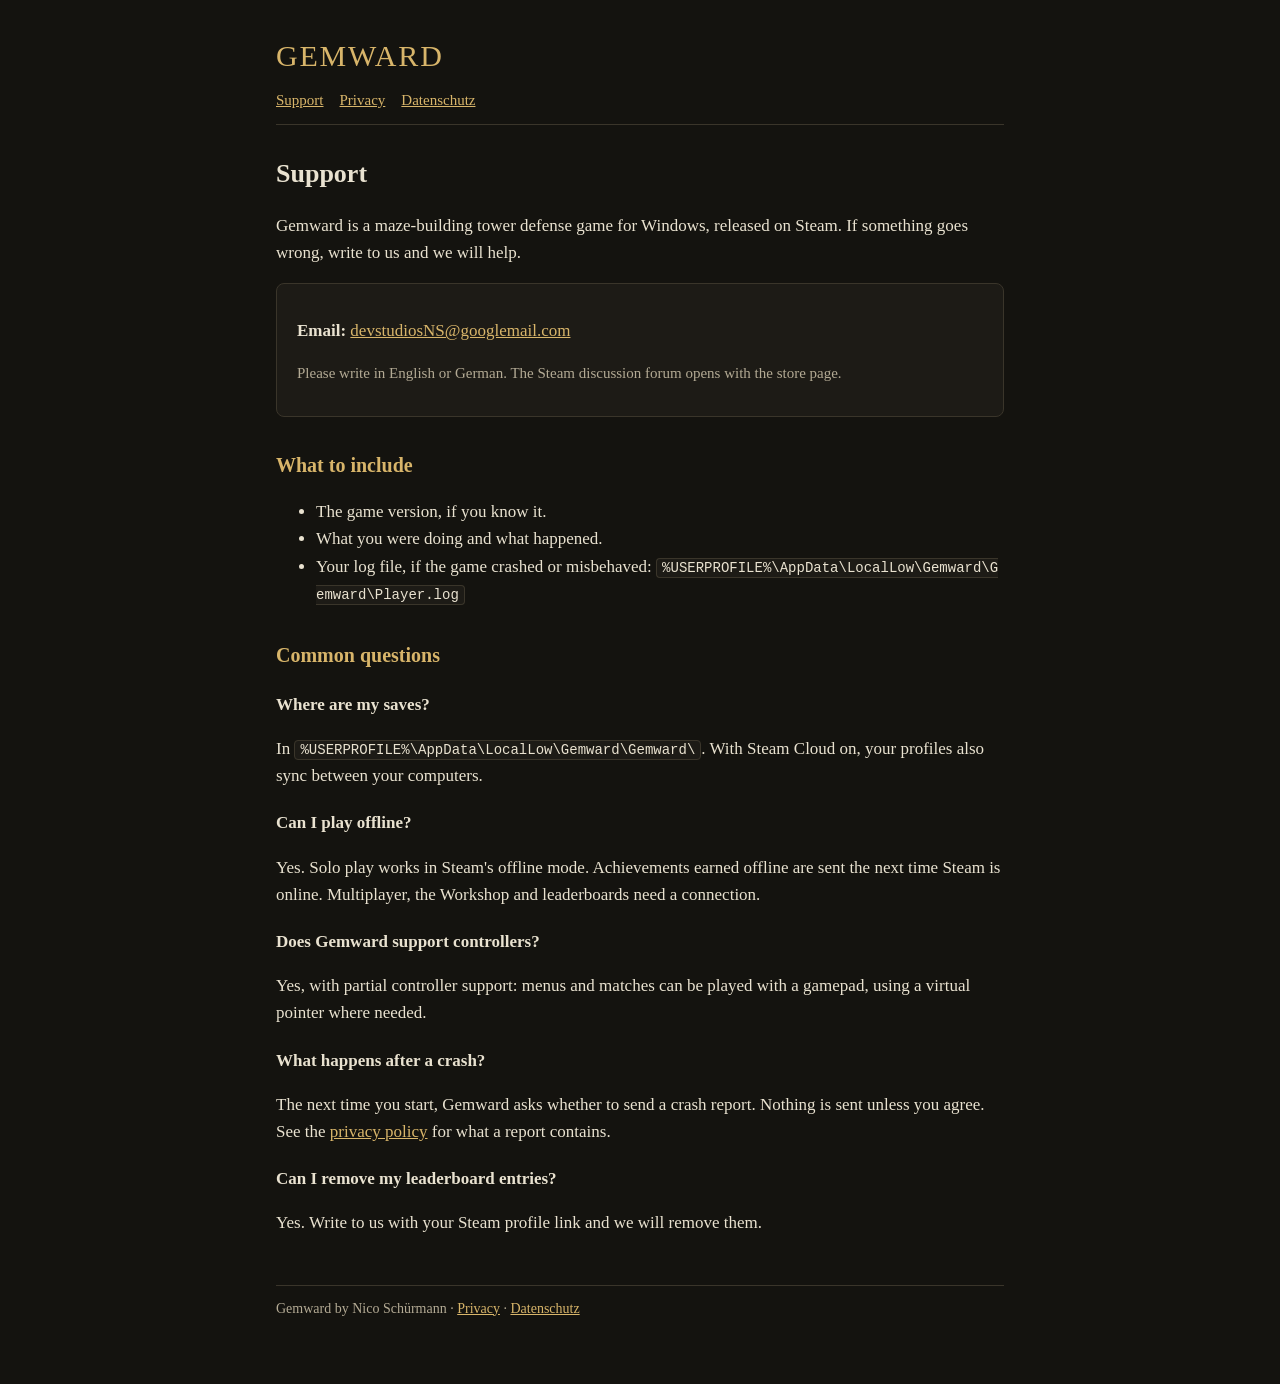
<file: index.html>
<!doctype html>
<html lang="en">
<head>
<meta charset="utf-8">
<meta name="viewport" content="width=device-width, initial-scale=1">
<title>Gemward Support</title>
<meta name="description" content="Help, contact and privacy information for Gemward, a maze-building tower defense game.">
<link rel="stylesheet" href="style.css">
</head>
<body>
<main>
<header>
  <a class="brand" href="./">GEMWARD</a>
  <nav><a href="./">Support</a><a href="privacy.html">Privacy</a><a href="datenschutz.html">Datenschutz</a></nav>
</header>

<h1>Support</h1>
<p>Gemward is a maze-building tower defense game for Windows, released on Steam. If something goes wrong, write to us and we will help.</p>

<div class="card">
  <p><strong>Email:</strong> <a href="mailto:devstudiosNS@googlemail.com">devstudiosNS@googlemail.com</a></p>
  <p class="muted">Please write in English or German. The Steam discussion forum opens with the store page.</p>
</div>

<h2>What to include</h2>
<ul>
  <li>The game version, if you know it.</li>
  <li>What you were doing and what happened.</li>
  <li>Your log file, if the game crashed or misbehaved: <code>%USERPROFILE%\AppData\LocalLow\Gemward\Gemward\Player.log</code></li>
</ul>

<h2>Common questions</h2>

<h3>Where are my saves?</h3>
<p>In <code>%USERPROFILE%\AppData\LocalLow\Gemward\Gemward\</code>. With Steam Cloud on, your profiles also sync between your computers.</p>

<h3>Can I play offline?</h3>
<p>Yes. Solo play works in Steam's offline mode. Achievements earned offline are sent the next time Steam is online. Multiplayer, the Workshop and leaderboards need a connection.</p>

<h3>Does Gemward support controllers?</h3>
<p>Yes, with partial controller support: menus and matches can be played with a gamepad, using a virtual pointer where needed.</p>

<h3>What happens after a crash?</h3>
<p>The next time you start, Gemward asks whether to send a crash report. Nothing is sent unless you agree. See the <a href="privacy.html">privacy policy</a> for what a report contains.</p>

<h3>Can I remove my leaderboard entries?</h3>
<p>Yes. Write to us with your Steam profile link and we will remove them.</p>

<footer>
  Gemward by Nico Schürmann · <a href="privacy.html">Privacy</a> · <a href="datenschutz.html">Datenschutz</a>
</footer>
</main>
</body>
</html>
</file>
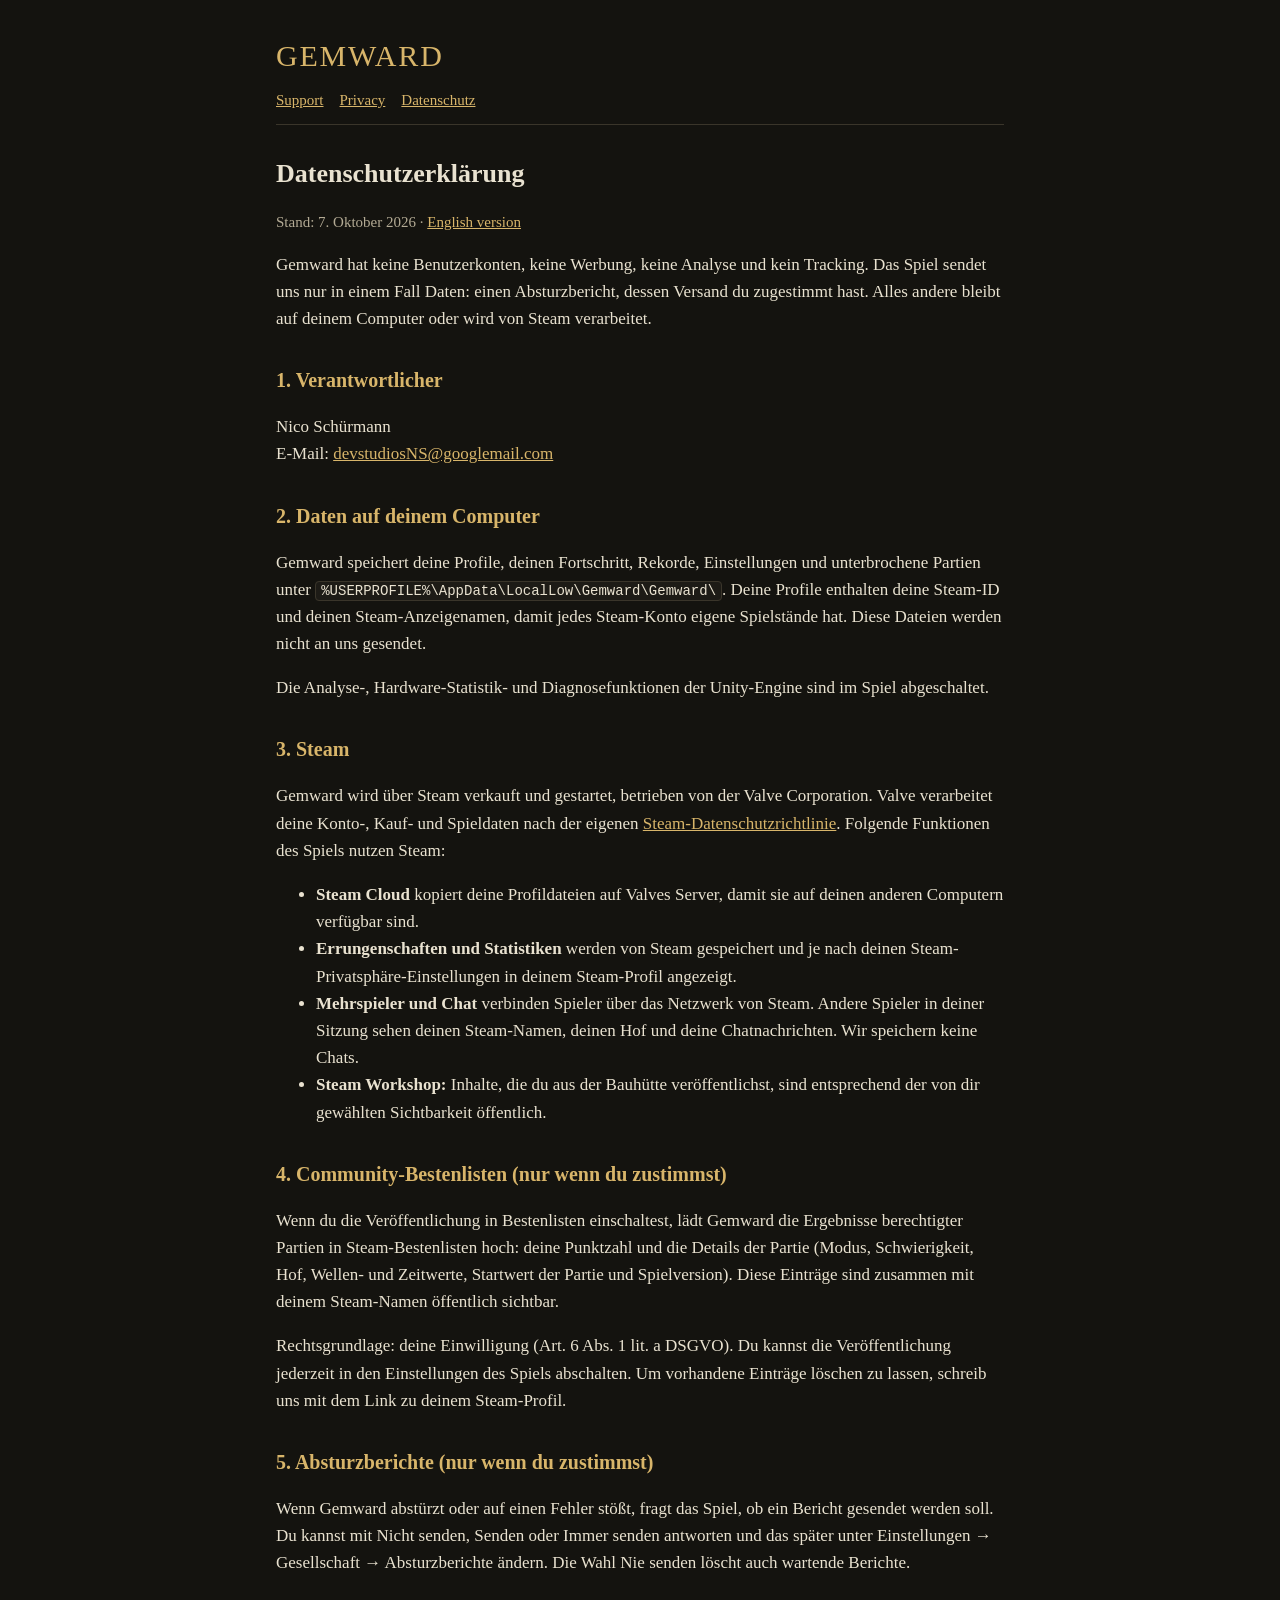
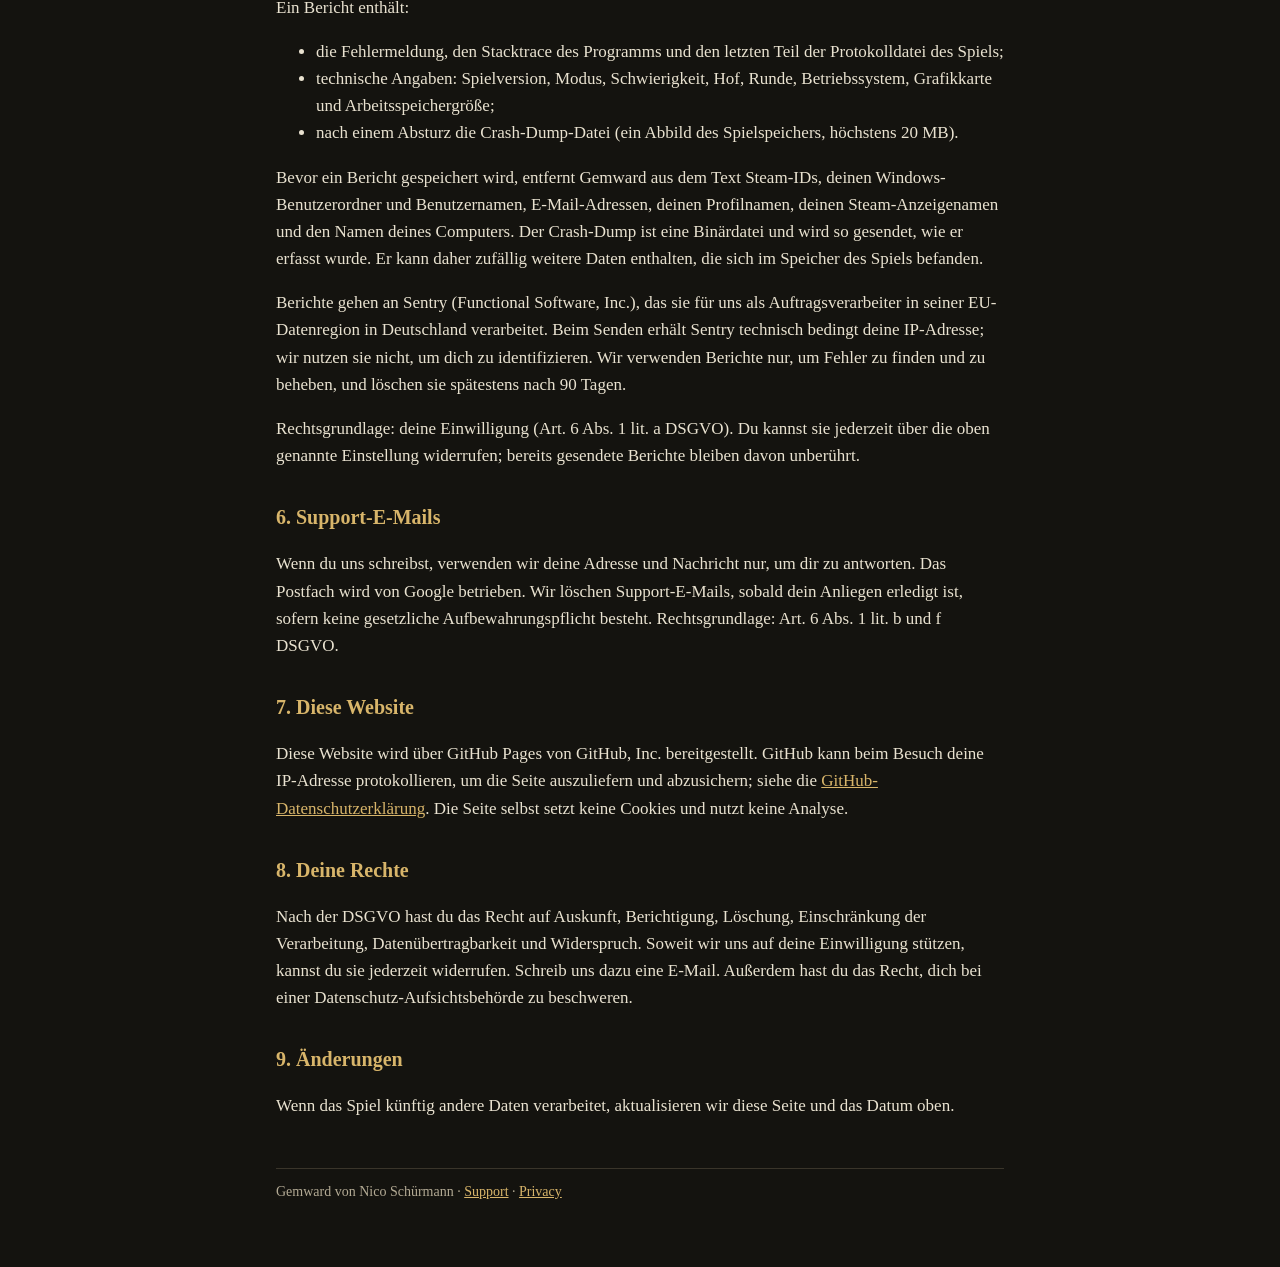
<file: datenschutz.html>
<!doctype html>
<html lang="de">
<head>
<meta charset="utf-8">
<meta name="viewport" content="width=device-width, initial-scale=1">
<title>Gemward Datenschutz</title>
<meta name="description" content="Welche Daten das Spiel Gemward verarbeitet, warum, und welche Rechte du hast.">
<link rel="stylesheet" href="style.css">
</head>
<body>
<main>
<header>
  <a class="brand" href="./">GEMWARD</a>
  <nav><a href="./">Support</a><a href="privacy.html">Privacy</a><a href="datenschutz.html">Datenschutz</a></nav>
</header>

<h1>Datenschutzerklärung</h1>
<p class="muted">Stand: 7. Oktober 2026 · <a href="privacy.html">English version</a></p>

<p>Gemward hat keine Benutzerkonten, keine Werbung, keine Analyse und kein Tracking. Das Spiel sendet uns nur in einem Fall Daten: einen Absturzbericht, dessen Versand du zugestimmt hast. Alles andere bleibt auf deinem Computer oder wird von Steam verarbeitet.</p>

<h2>1. Verantwortlicher</h2>
<p>Nico Schürmann<br>
E-Mail: <a href="mailto:devstudiosNS@googlemail.com">devstudiosNS@googlemail.com</a></p>

<h2>2. Daten auf deinem Computer</h2>
<p>Gemward speichert deine Profile, deinen Fortschritt, Rekorde, Einstellungen und unterbrochene Partien unter <code>%USERPROFILE%\AppData\LocalLow\Gemward\Gemward\</code>. Deine Profile enthalten deine Steam-ID und deinen Steam-Anzeigenamen, damit jedes Steam-Konto eigene Spielstände hat. Diese Dateien werden nicht an uns gesendet.</p>
<p>Die Analyse-, Hardware-Statistik- und Diagnosefunktionen der Unity-Engine sind im Spiel abgeschaltet.</p>

<h2>3. Steam</h2>
<p>Gemward wird über Steam verkauft und gestartet, betrieben von der Valve Corporation. Valve verarbeitet deine Konto-, Kauf- und Spieldaten nach der eigenen <a href="https://store.steampowered.com/privacy_agreement/?l=german">Steam-Datenschutzrichtlinie</a>. Folgende Funktionen des Spiels nutzen Steam:</p>
<ul>
  <li><strong>Steam Cloud</strong> kopiert deine Profildateien auf Valves Server, damit sie auf deinen anderen Computern verfügbar sind.</li>
  <li><strong>Errungenschaften und Statistiken</strong> werden von Steam gespeichert und je nach deinen Steam-Privatsphäre-Einstellungen in deinem Steam-Profil angezeigt.</li>
  <li><strong>Mehrspieler und Chat</strong> verbinden Spieler über das Netzwerk von Steam. Andere Spieler in deiner Sitzung sehen deinen Steam-Namen, deinen Hof und deine Chatnachrichten. Wir speichern keine Chats.</li>
  <li><strong>Steam Workshop:</strong> Inhalte, die du aus der Bauhütte veröffentlichst, sind entsprechend der von dir gewählten Sichtbarkeit öffentlich.</li>
</ul>

<h2>4. Community-Bestenlisten (nur wenn du zustimmst)</h2>
<p>Wenn du die Veröffentlichung in Bestenlisten einschaltest, lädt Gemward die Ergebnisse berechtigter Partien in Steam-Bestenlisten hoch: deine Punktzahl und die Details der Partie (Modus, Schwierigkeit, Hof, Wellen- und Zeitwerte, Startwert der Partie und Spielversion). Diese Einträge sind zusammen mit deinem Steam-Namen öffentlich sichtbar.</p>
<p>Rechtsgrundlage: deine Einwilligung (Art. 6 Abs. 1 lit. a DSGVO). Du kannst die Veröffentlichung jederzeit in den Einstellungen des Spiels abschalten. Um vorhandene Einträge löschen zu lassen, schreib uns mit dem Link zu deinem Steam-Profil.</p>

<h2>5. Absturzberichte (nur wenn du zustimmst)</h2>
<p>Wenn Gemward abstürzt oder auf einen Fehler stößt, fragt das Spiel, ob ein Bericht gesendet werden soll. Du kannst mit Nicht senden, Senden oder Immer senden antworten und das später unter Einstellungen → Gesellschaft → Absturzberichte ändern. Die Wahl Nie senden löscht auch wartende Berichte.</p>
<p>Ein Bericht enthält:</p>
<ul>
  <li>die Fehlermeldung, den Stacktrace des Programms und den letzten Teil der Protokolldatei des Spiels;</li>
  <li>technische Angaben: Spielversion, Modus, Schwierigkeit, Hof, Runde, Betriebssystem, Grafikkarte und Arbeitsspeichergröße;</li>
  <li>nach einem Absturz die Crash-Dump-Datei (ein Abbild des Spielspeichers, höchstens 20 MB).</li>
</ul>
<p>Bevor ein Bericht gespeichert wird, entfernt Gemward aus dem Text Steam-IDs, deinen Windows-Benutzerordner und Benutzernamen, E-Mail-Adressen, deinen Profilnamen, deinen Steam-Anzeigenamen und den Namen deines Computers. Der Crash-Dump ist eine Binärdatei und wird so gesendet, wie er erfasst wurde. Er kann daher zufällig weitere Daten enthalten, die sich im Speicher des Spiels befanden.</p>
<p>Berichte gehen an Sentry (Functional Software, Inc.), das sie für uns als Auftragsverarbeiter in seiner EU-Datenregion in Deutschland verarbeitet. Beim Senden erhält Sentry technisch bedingt deine IP-Adresse; wir nutzen sie nicht, um dich zu identifizieren. Wir verwenden Berichte nur, um Fehler zu finden und zu beheben, und löschen sie spätestens nach 90 Tagen.</p>
<p>Rechtsgrundlage: deine Einwilligung (Art. 6 Abs. 1 lit. a DSGVO). Du kannst sie jederzeit über die oben genannte Einstellung widerrufen; bereits gesendete Berichte bleiben davon unberührt.</p>

<h2>6. Support-E-Mails</h2>
<p>Wenn du uns schreibst, verwenden wir deine Adresse und Nachricht nur, um dir zu antworten. Das Postfach wird von Google betrieben. Wir löschen Support-E-Mails, sobald dein Anliegen erledigt ist, sofern keine gesetzliche Aufbewahrungspflicht besteht. Rechtsgrundlage: Art. 6 Abs. 1 lit. b und f DSGVO.</p>

<h2>7. Diese Website</h2>
<p>Diese Website wird über GitHub Pages von GitHub, Inc. bereitgestellt. GitHub kann beim Besuch deine IP-Adresse protokollieren, um die Seite auszuliefern und abzusichern; siehe die <a href="https://docs.github.com/en/site-policy/privacy-policies/github-general-privacy-statement">GitHub-Datenschutzerklärung</a>. Die Seite selbst setzt keine Cookies und nutzt keine Analyse.</p>

<h2>8. Deine Rechte</h2>
<p>Nach der DSGVO hast du das Recht auf Auskunft, Berichtigung, Löschung, Einschränkung der Verarbeitung, Datenübertragbarkeit und Widerspruch. Soweit wir uns auf deine Einwilligung stützen, kannst du sie jederzeit widerrufen. Schreib uns dazu eine E-Mail. Außerdem hast du das Recht, dich bei einer Datenschutz-Aufsichtsbehörde zu beschweren.</p>

<h2>9. Änderungen</h2>
<p>Wenn das Spiel künftig andere Daten verarbeitet, aktualisieren wir diese Seite und das Datum oben.</p>

<footer>
  Gemward von Nico Schürmann · <a href="./">Support</a> · <a href="privacy.html">Privacy</a>
</footer>
</main>
</body>
</html>
</file>
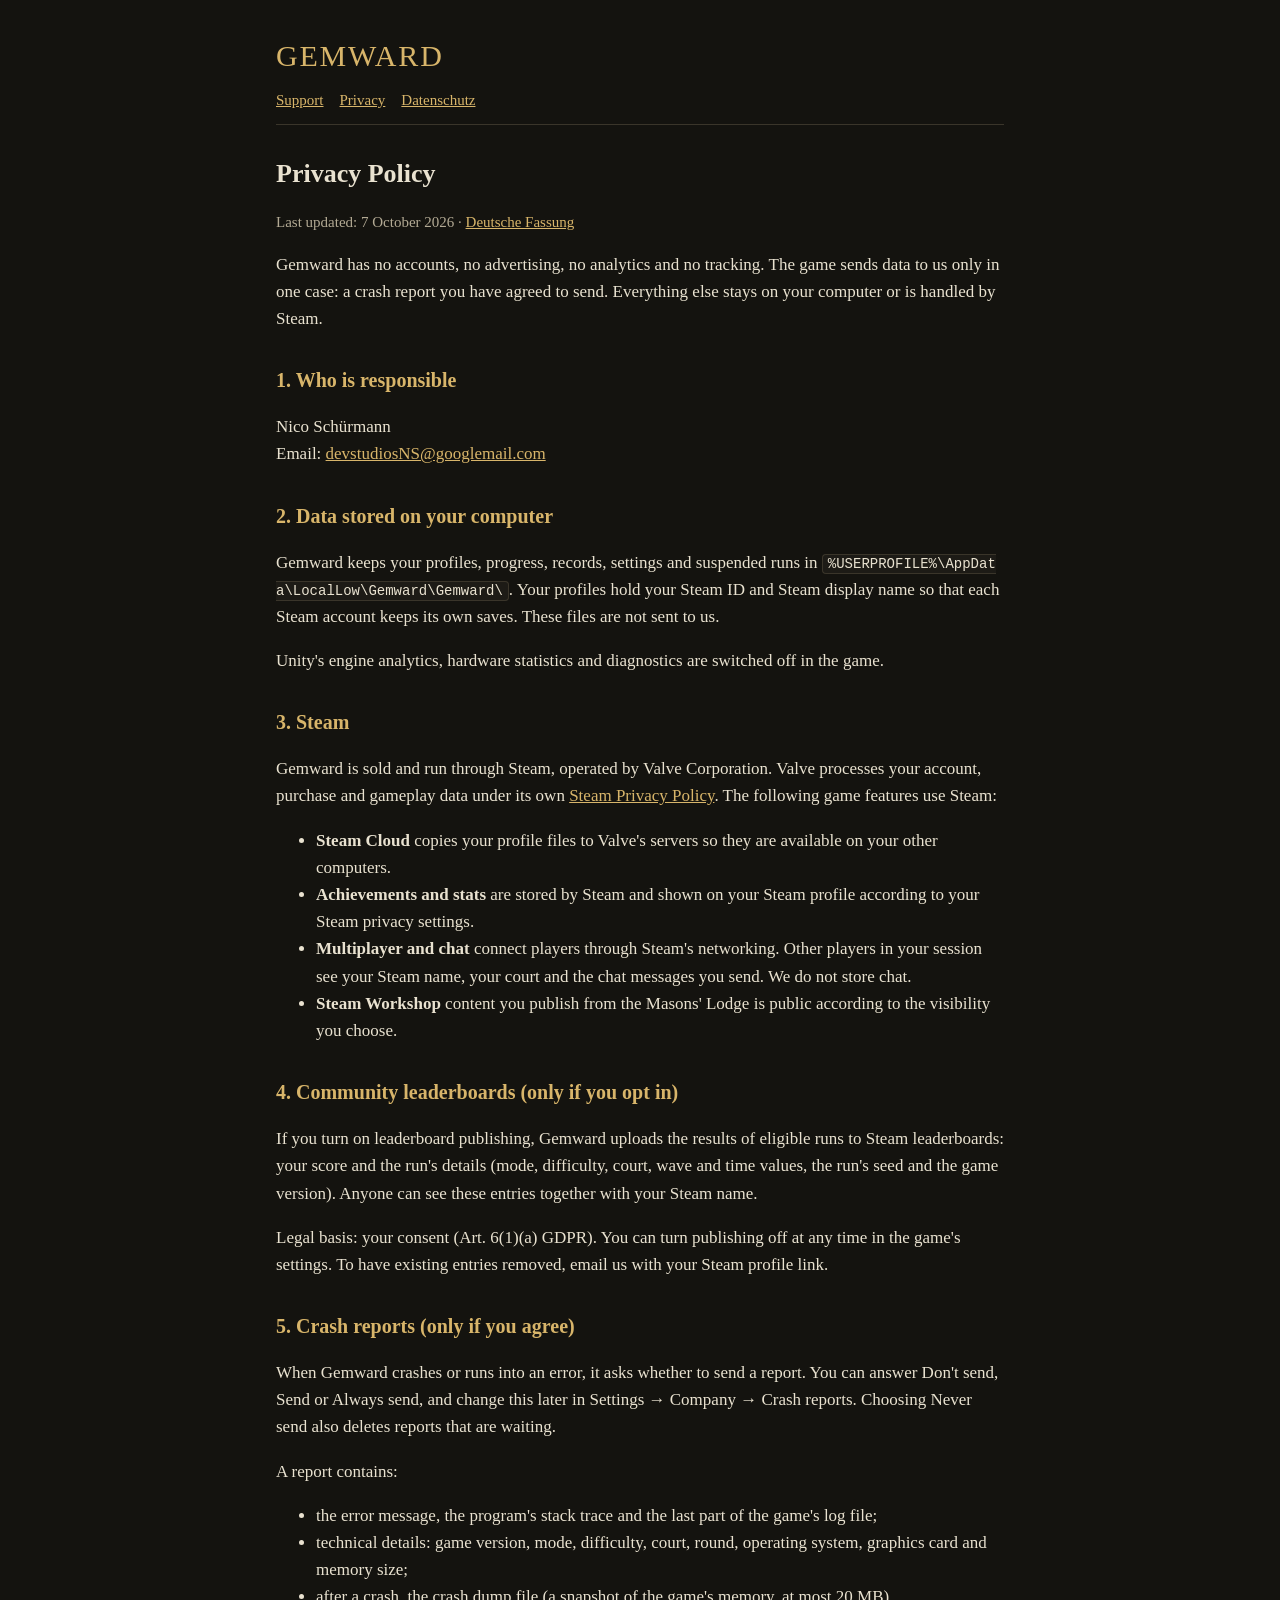
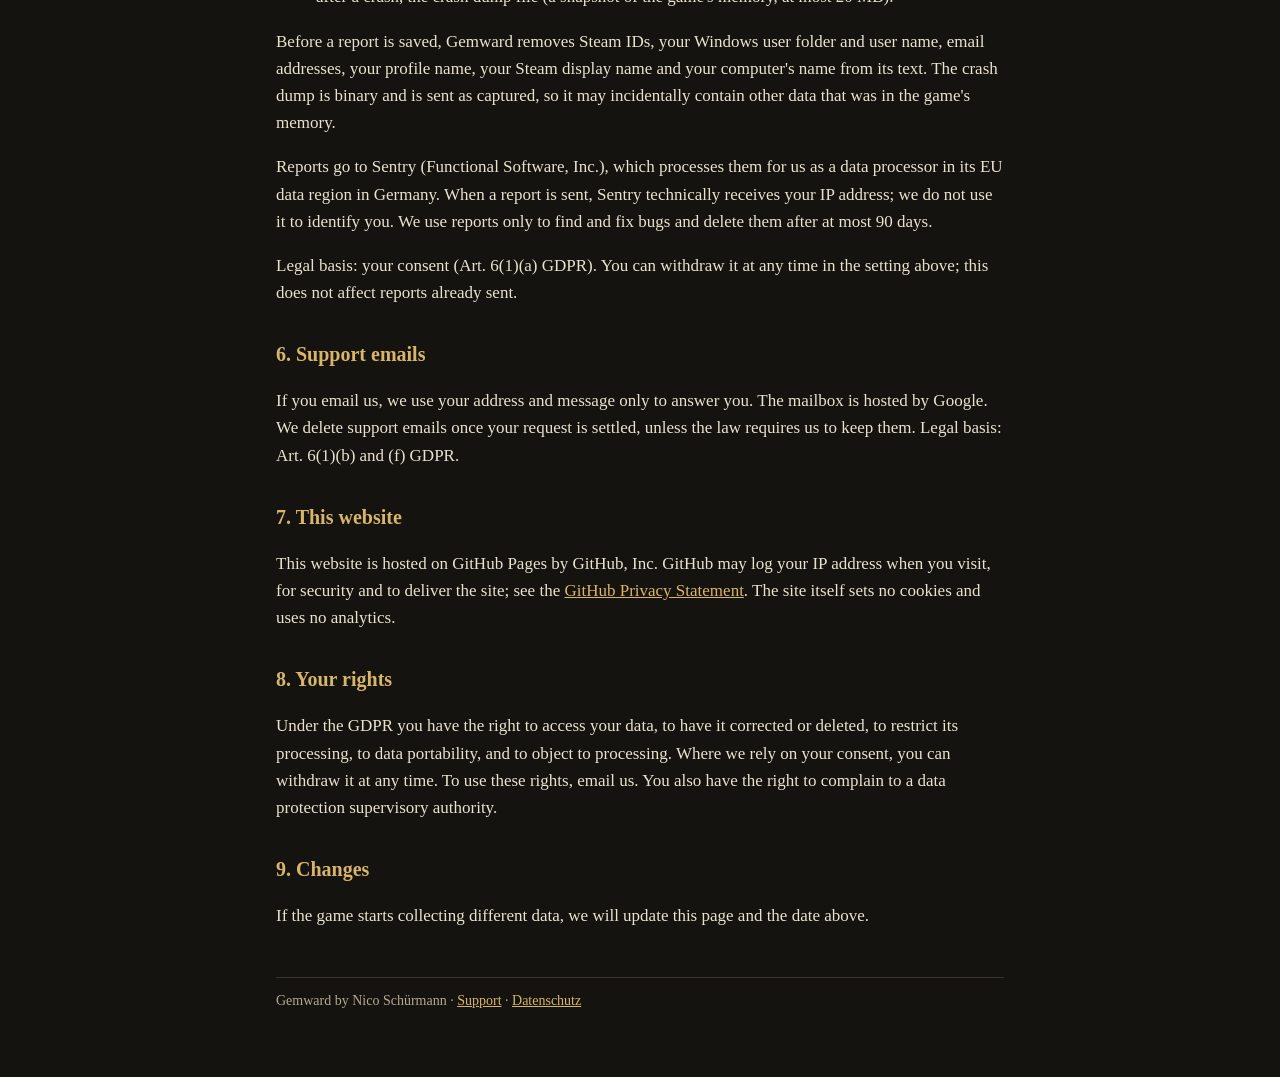
<file: privacy.html>
<!doctype html>
<html lang="en">
<head>
<meta charset="utf-8">
<meta name="viewport" content="width=device-width, initial-scale=1">
<title>Gemward Privacy Policy</title>
<meta name="description" content="What data the game Gemward collects, why, and your rights.">
<link rel="stylesheet" href="style.css">
</head>
<body>
<main>
<header>
  <a class="brand" href="./">GEMWARD</a>
  <nav><a href="./">Support</a><a href="privacy.html">Privacy</a><a href="datenschutz.html">Datenschutz</a></nav>
</header>

<h1>Privacy Policy</h1>
<p class="muted">Last updated: 7 October 2026 · <a href="datenschutz.html">Deutsche Fassung</a></p>

<p>Gemward has no accounts, no advertising, no analytics and no tracking. The game sends data to us only in one case: a crash report you have agreed to send. Everything else stays on your computer or is handled by Steam.</p>

<h2>1. Who is responsible</h2>
<p>Nico Schürmann<br>
Email: <a href="mailto:devstudiosNS@googlemail.com">devstudiosNS@googlemail.com</a></p>

<h2>2. Data stored on your computer</h2>
<p>Gemward keeps your profiles, progress, records, settings and suspended runs in <code>%USERPROFILE%\AppData\LocalLow\Gemward\Gemward\</code>. Your profiles hold your Steam ID and Steam display name so that each Steam account keeps its own saves. These files are not sent to us.</p>
<p>Unity's engine analytics, hardware statistics and diagnostics are switched off in the game.</p>

<h2>3. Steam</h2>
<p>Gemward is sold and run through Steam, operated by Valve Corporation. Valve processes your account, purchase and gameplay data under its own <a href="https://store.steampowered.com/privacy_agreement/">Steam Privacy Policy</a>. The following game features use Steam:</p>
<ul>
  <li><strong>Steam Cloud</strong> copies your profile files to Valve's servers so they are available on your other computers.</li>
  <li><strong>Achievements and stats</strong> are stored by Steam and shown on your Steam profile according to your Steam privacy settings.</li>
  <li><strong>Multiplayer and chat</strong> connect players through Steam's networking. Other players in your session see your Steam name, your court and the chat messages you send. We do not store chat.</li>
  <li><strong>Steam Workshop</strong> content you publish from the Masons' Lodge is public according to the visibility you choose.</li>
</ul>

<h2>4. Community leaderboards (only if you opt in)</h2>
<p>If you turn on leaderboard publishing, Gemward uploads the results of eligible runs to Steam leaderboards: your score and the run's details (mode, difficulty, court, wave and time values, the run's seed and the game version). Anyone can see these entries together with your Steam name.</p>
<p>Legal basis: your consent (Art. 6(1)(a) GDPR). You can turn publishing off at any time in the game's settings. To have existing entries removed, email us with your Steam profile link.</p>

<h2>5. Crash reports (only if you agree)</h2>
<p>When Gemward crashes or runs into an error, it asks whether to send a report. You can answer Don't send, Send or Always send, and change this later in Settings → Company → Crash reports. Choosing Never send also deletes reports that are waiting.</p>
<p>A report contains:</p>
<ul>
  <li>the error message, the program's stack trace and the last part of the game's log file;</li>
  <li>technical details: game version, mode, difficulty, court, round, operating system, graphics card and memory size;</li>
  <li>after a crash, the crash dump file (a snapshot of the game's memory, at most 20 MB).</li>
</ul>
<p>Before a report is saved, Gemward removes Steam IDs, your Windows user folder and user name, email addresses, your profile name, your Steam display name and your computer's name from its text. The crash dump is binary and is sent as captured, so it may incidentally contain other data that was in the game's memory.</p>
<p>Reports go to Sentry (Functional Software, Inc.), which processes them for us as a data processor in its EU data region in Germany. When a report is sent, Sentry technically receives your IP address; we do not use it to identify you. We use reports only to find and fix bugs and delete them after at most 90 days.</p>
<p>Legal basis: your consent (Art. 6(1)(a) GDPR). You can withdraw it at any time in the setting above; this does not affect reports already sent.</p>

<h2>6. Support emails</h2>
<p>If you email us, we use your address and message only to answer you. The mailbox is hosted by Google. We delete support emails once your request is settled, unless the law requires us to keep them. Legal basis: Art. 6(1)(b) and (f) GDPR.</p>

<h2>7. This website</h2>
<p>This website is hosted on GitHub Pages by GitHub, Inc. GitHub may log your IP address when you visit, for security and to deliver the site; see the <a href="https://docs.github.com/en/site-policy/privacy-policies/github-general-privacy-statement">GitHub Privacy Statement</a>. The site itself sets no cookies and uses no analytics.</p>

<h2>8. Your rights</h2>
<p>Under the GDPR you have the right to access your data, to have it corrected or deleted, to restrict its processing, to data portability, and to object to processing. Where we rely on your consent, you can withdraw it at any time. To use these rights, email us. You also have the right to complain to a data protection supervisory authority.</p>

<h2>9. Changes</h2>
<p>If the game starts collecting different data, we will update this page and the date above.</p>

<footer>
  Gemward by Nico Schürmann · <a href="./">Support</a> · <a href="datenschutz.html">Datenschutz</a>
</footer>
</main>
</body>
</html>
</file>
<file: style.css>
:root {
  --bg: #14130f;
  --panel: #1d1b16;
  --ink: #e9e2d0;
  --muted: #b3aa94;
  --gilt: #d8b56a;
  --rule: #3a352a;
}

* { box-sizing: border-box; }

body {
  margin: 0;
  background: var(--bg);
  color: var(--ink);
  font: 17px/1.6 Georgia, "Times New Roman", serif;
}

main {
  max-width: 760px;
  margin: 0 auto;
  padding: 32px 16px 64px;
}

header {
  border-bottom: 1px solid var(--rule);
  margin-bottom: 28px;
  padding-bottom: 12px;
}

header .brand {
  color: var(--gilt);
  font-size: 30px;
  letter-spacing: 0.06em;
  text-decoration: none;
}

nav { margin-top: 8px; font-size: 15px; }
nav a { margin-right: 16px; }

h1 { font-size: 26px; margin: 0 0 8px; }
h2 { font-size: 20px; margin: 32px 0 8px; color: var(--gilt); }
h3 { font-size: 17px; margin: 20px 0 4px; }

a { color: var(--gilt); }
p, li { color: var(--ink); }
.muted { color: var(--muted); font-size: 15px; }

code {
  background: var(--panel);
  border: 1px solid var(--rule);
  border-radius: 4px;
  padding: 1px 5px;
  font-size: 14px;
  word-break: break-all;
}

.card {
  background: var(--panel);
  border: 1px solid var(--rule);
  border-radius: 8px;
  padding: 16px 20px;
  margin: 16px 0;
}

footer {
  border-top: 1px solid var(--rule);
  margin-top: 48px;
  padding-top: 12px;
  font-size: 14px;
  color: var(--muted);
}
</file>
